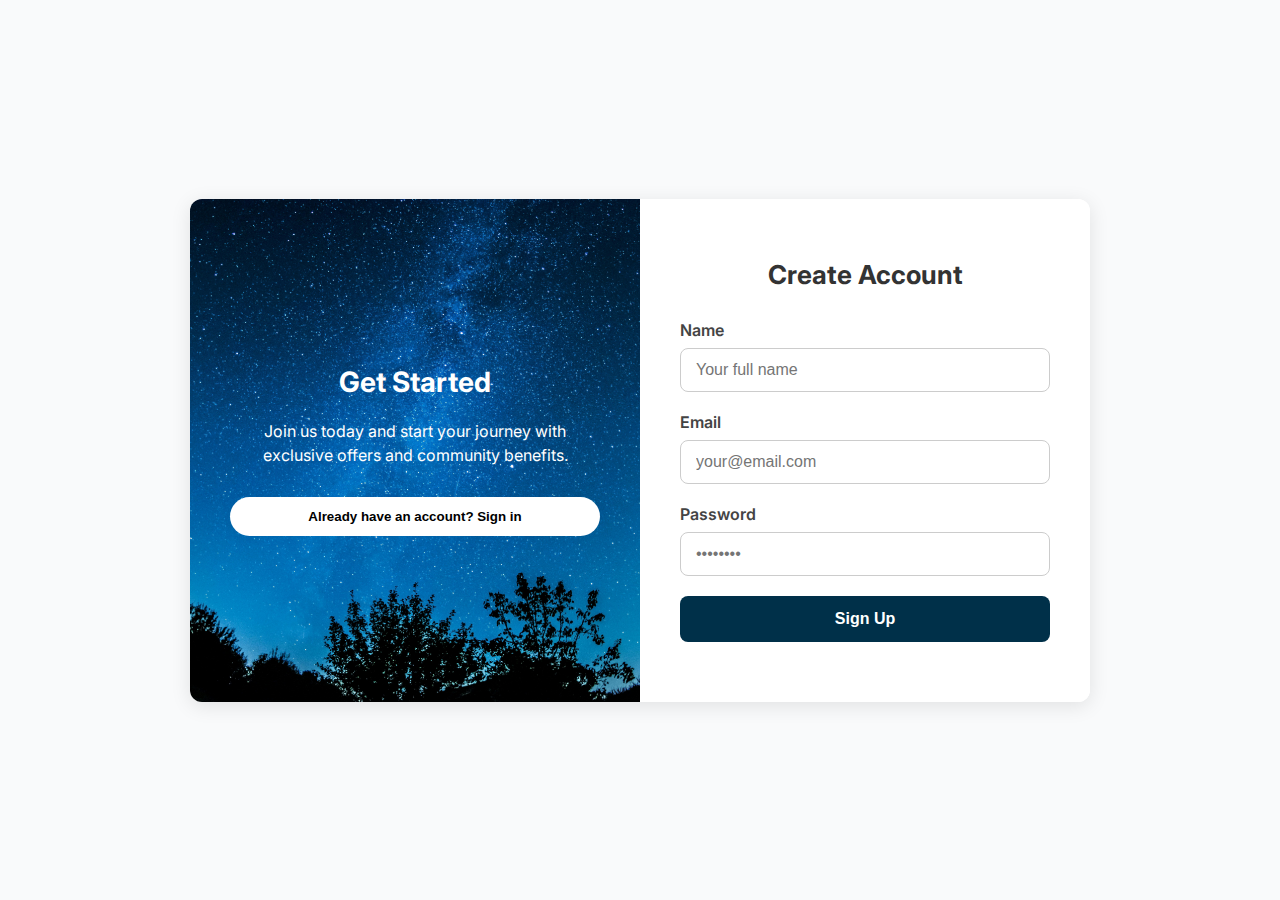
<file: index.html>
<!DOCTYPE html>
<html lang="en">
  <head>
    <meta charset="UTF-8" />
    <meta name="viewport" content="width=device-width, initial-scale=1.0" />
    <title>Modern Sign Up/Login</title>
    <link rel="stylesheet" href="style.css" />
    <link
      href="https://fonts.googleapis.com/css2?family=Inter:wght@400;600&display=swap"
      rel="stylesheet"
    />
  </head>
  <body>
    <div class="form-wrapper">

       <div class="form-card">

        <!-- Left Side -->
        <div class="form-left">
          <h2>Get Started</h2>
          <p>
            Join us today and start your journey with exclusive offers and
            community benefits.
          </p>
          <button class="button-left" id="toggle-btn">Already have an account? Sign in</button>
        </div>

        <!-- Right Side -->
        <div class="form-right">
          <h2 id="form-title">Create Account</h2>

          <form id="auth-form">

            <div class="form-group" id="name-group">
              <label for="name">Name</label>
              <input type="text" id="name" placeholder="Your full name"/>
            </div>

            <div class="form-group">
              <label for="email">Email</label>
              <input type="email" id="email" placeholder="your@email.com" required />
            </div>

            <div class="form-group">
              <label for="password">Password</label>
              <input type="password" id="password" placeholder="••••••••" required/>
            </div>

            <button type="submit" class="submit-btn" id="submit-btn">Sign Up</button>

          </form>

        </div>

      </div>  

    </div>

    <script src="script.js"></script>
  </body>
</html>
</file>
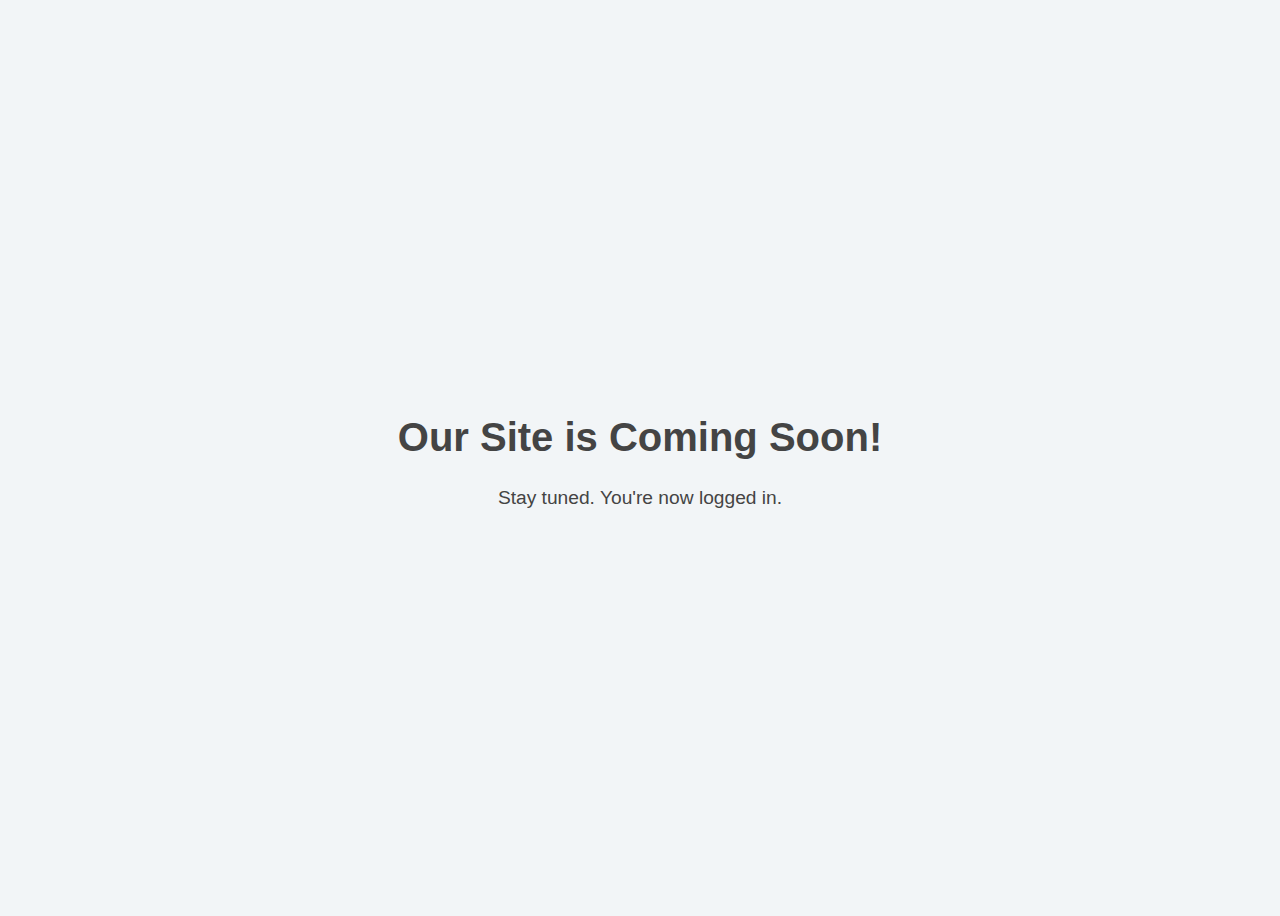
<file: dashboard.html>
<!DOCTYPE html>
<html lang="en">
<head>
  <meta charset="UTF-8" />
  <meta name="viewport" content="width=device-width, initial-scale=1.0"/>
  <title>Dashboard</title>
  <style>
    body {
      background-color: #f2f5f7;
      display: flex;
      justify-content: center;
      align-items: center;
      height: 100vh;
      font-family: 'Inter', sans-serif;
      color: #444;
    }
    .message {
      text-align: center;
    }
    h1 {
      font-size: 2.5rem;
    }
    p {
      font-size: 1.2rem;
      margin-top: 10px;
    }
  </style>
</head>

<body>
  <div class="message">
    <h1>Our Site is Coming Soon!</h1>
    <p>Stay tuned. You're now logged in.</p>
  </div>
</body>

</html>
</file>
<file: style.css>
* {
  margin: 0;
  padding: 0;
  box-sizing: border-box;
}

body {
  font-family: 'Inter', sans-serif;
  background-color: #f9fafb;
  display: flex;
  justify-content: center;
  align-items: center;
  min-height: 100vh;
  padding: 20px;
}

.form-wrapper {
  width: 100%;
  max-width: 900px;
  background: #fff;
  box-shadow: 0 4px 20px rgba(0,0,0,0.1);
  border-radius: 12px;
  overflow: hidden;
}

.form-card {
  display: flex;
  flex-direction: row;
  width: 100%;
}

/* -------------Left Section  ------------*/

.form-left {
    background: url(background-img.jpg);
    background-size: cover;
   background-position: center;
  color: #fff;
  padding: 60px 40px;
  flex: 1;
  display: flex;
  flex-direction: column;
  justify-content: center;
  text-align: center;
}

.form-left h2 {
  font-size: 28px;
  margin-bottom: 20px;
}

.form-left p {
  font-size: 16px;
  margin-bottom: 30px;
  line-height: 1.5;
}

.button-left {
  background-color: #fff;
  color: black;
  border: none;
  padding: 12px 24px;
  border-radius: 30px;
  font-weight: 600;
  cursor: pointer;
  transition: 0.3s ease;
}

.button-left:hover {
  background-color: #fef2ec;
}

/* -------------------- Right Section ------------- */

.form-right {
  flex: 1;
  padding: 60px 40px;
  background-color: #ffffff;
}

.form-right h2 {
  font-size: 26px;
  margin-bottom: 30px;
  text-align: center;
  color: #333;
}

form {
  display: flex;
  flex-direction: column;
  gap: 20px;
}

.form-group {
  display: flex;
  flex-direction: column;
  text-align: left;
}

label {
  font-weight: 600;
  margin-bottom: 8px;
  color: #444;
}

input {
  padding: 12px 15px;
  border: 1px solid #ccc;
  border-radius: 8px;
  font-size: 16px;
  transition: border-color 0.3s ease;
}

input:focus {
  outline: none;
  border-color: blue;
}

.submit-btn {
  padding: 14px;
  background-color: #003049;
  color: #fff;
  border: none;
  border-radius: 8px;
  font-size: 16px;
  font-weight: bold;
  cursor: pointer;
  transition: background-color 0.3s ease;
}

.submit-btn:hover {
  background-color: #064161;
}


/* Responsivness */

@media (max-width: 768px) {
  .form-card {
    flex-direction: column;
  }

  .form-left,
  .form-right {
    padding: 40px 20px;
    width: 100%;
  }

  .form-left h2,
  .form-right h2 {
    font-size: 24px;
  }

  .button-left {
    padding: 10px 20px;
  }
}
</file>
